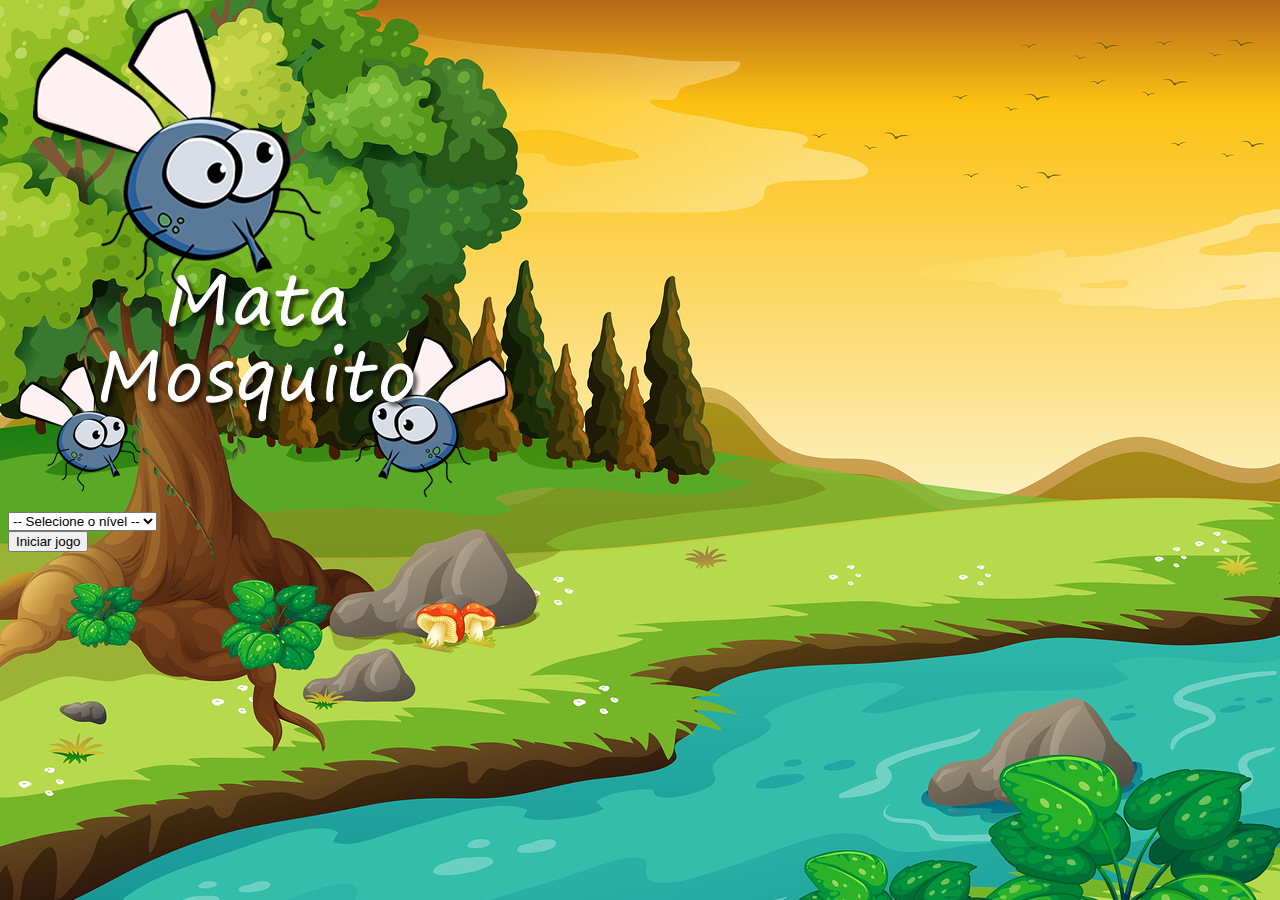
<file: index.html>
<!DOCTYPE html>
<html lang="pt-br">

<head>
  <meta charset="UTF-8">
  <meta http-equiv="X-UA-Compatible" content="IE=edge">
  <meta name="viewport" content="width=device-width, initial-scale=1.0">
  <!-- CSS only -->
  <link href="https://cdn.jsdelivr.net/npm/bootstrap@5.1.3/dist/css/bootstrap.min.css" rel="stylesheet" integrity="sha384-1BmE4kWBq78iYhFldvKuhfTAU6auU8tT94WrHftjDbrCEXSU1oBoqyl2QvZ6jIW3" crossorigin="anonymous">
  <link rel="stylesheet" href="style.css" type="text/css">
  <title>Jogo JS</title>
  <script>
    function iniciarJogo() {
      let nivel = document.getElementById('nivel').value
      if (nivel === '') {
        alert('Selecione um nível pra iniciar o jogo')
        return false
      }
      window.location.href = 'app.html?nivel'
    }
  </script>
</head>

<body>
  <div class="container">
    <div class="row">
      <div class="col">
        <div class="d-flex justify-content-center">
          <img src="img/game.png" alt="">
        </div>
      </div>
    </div>
    <div class="row">
      <div class="col">
        <div class="d-flex justify-content-center">
          <div class="mb-2">
            <select class="form-control" id="nivel">
              <option value="">-- Selecione o nível --</option>
              <option value="normal">Normal</option>
              <option value="dificil">Difícil</option>
              <option value="impossivel">Impossível!!!!</option>
            </select>
          </div>
        </div>
      </div>
    </div>
    <div class="row">
      <div class="col">
        <div class="d-flex justify-content-center">
          <button type="button" class="btn btn-danger btn-lg" onclick="iniciarJogo()">
            Iniciar jogo
          </button>
        </div>
      </div>
    </div>
  </div>

</body>

</html>
</file>
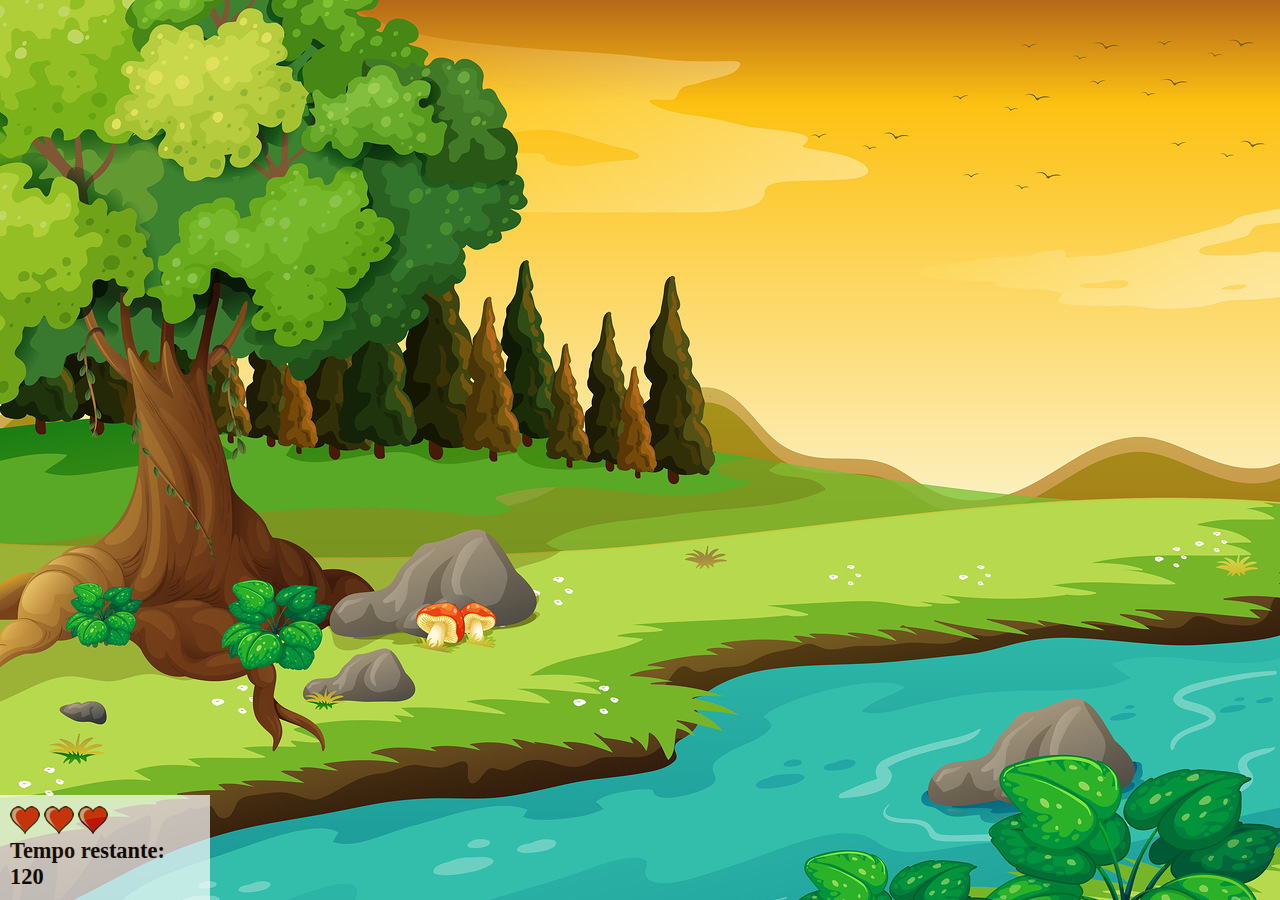
<file: app.html>
<!DOCTYPE html>
<html lang="pt-br">

<head>
  <meta charset="UTF-8">
  <meta http-equiv="X-UA-Compatible" content="IE=edge">
  <meta name="viewport" content="width=device-width, initial-scale=1.0">
  <title>Jogo JS</title>
  <link rel="stylesheet" href="style.css">
  <script src="script.js"></script>
</head>

<body onresize="tamanhoTelaJogo()">
  <div class="painel">
    <div class="vida">
      <img id="v1" src="img/coracao_cheio.png" alt="">
      <img id="v2" src="img/coracao_cheio.png" alt="">
      <img id="v3" src="img/coracao_cheio.png" alt="">
    </div>
    <div class="cronometro">
      Tempo restante: <span id="cronometro"></span>
    </div>
  </div>
  <script>
    document.getElementById('cronometro').innerHTML = tempo
    var criaMosquito = setInterval(function () {
      randomPosition()
    }, criaMosquitoTempo)
  </script>
</body>

</html>
</file>
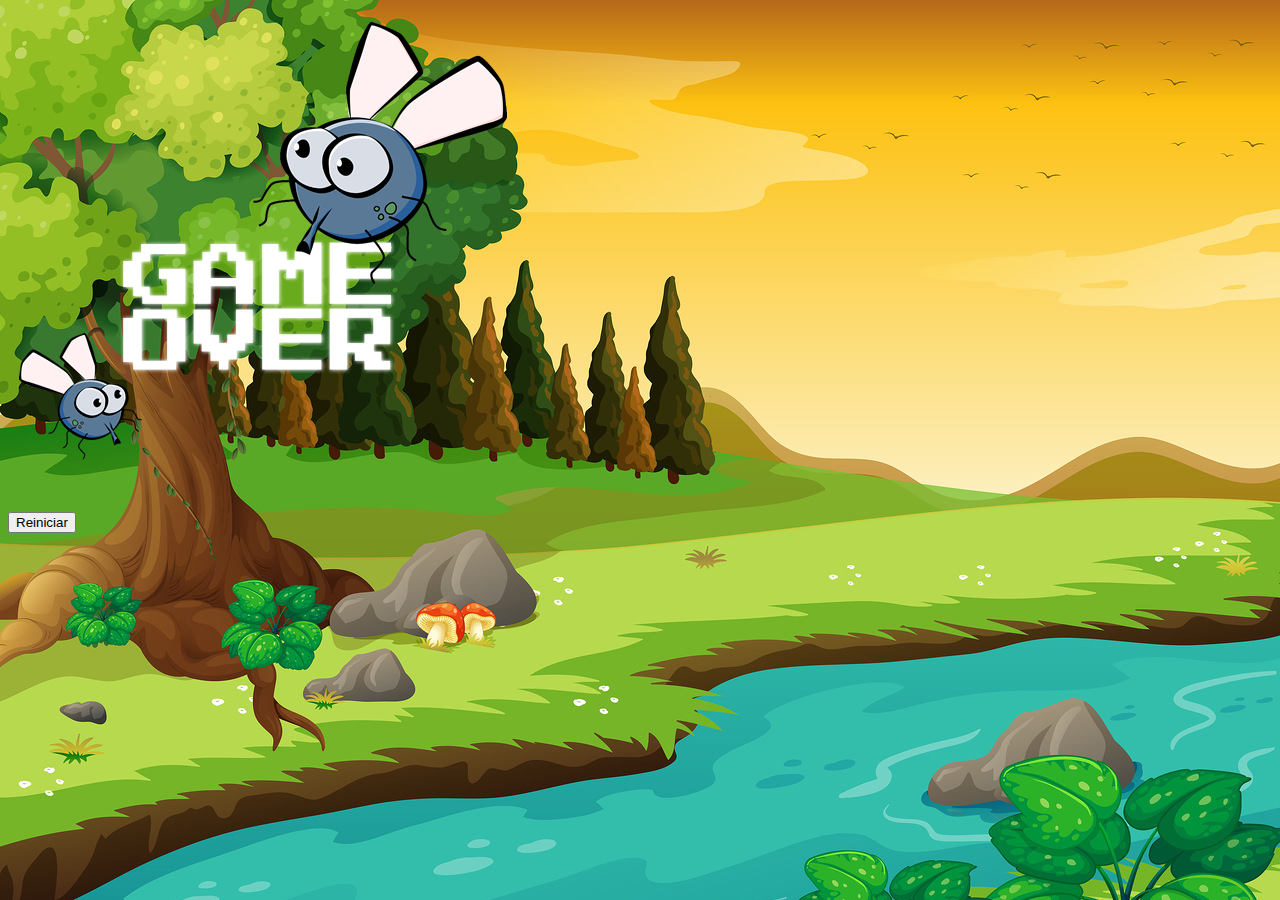
<file: fim-de-jogo.html>
<!DOCTYPE html>
<html lang="pt-br">

<head>
  <meta charset="UTF-8">
  <meta http-equiv="X-UA-Compatible" content="IE=edge">
  <meta name="viewport" content="width=device-width, initial-scale=1.0">
  <!-- CSS only -->
  <link href="https://cdn.jsdelivr.net/npm/bootstrap@5.1.3/dist/css/bootstrap.min.css" rel="stylesheet" integrity="sha384-1BmE4kWBq78iYhFldvKuhfTAU6auU8tT94WrHftjDbrCEXSU1oBoqyl2QvZ6jIW3" crossorigin="anonymous">
  <link rel="stylesheet" href="style.css" type="text/css">
  
</head>

<body>
  <div class="container">
    <div class="row">
      <div class="col">
        <div class="d-flex justify-content-center">
          <img src="img/game_over.png" alt="">
        </div>
      </div>
    </div>
    <div class="row">
      <div class="col">
        <div class="d-flex justify-content-center">
         <button type="button" class="btn btn-dark btn-lg" onclick="window.location.href='index.html'">
          Reiniciar
         </button>
        </div>
      </div>
    </div>
  </div>
</body>

</html>
</file>
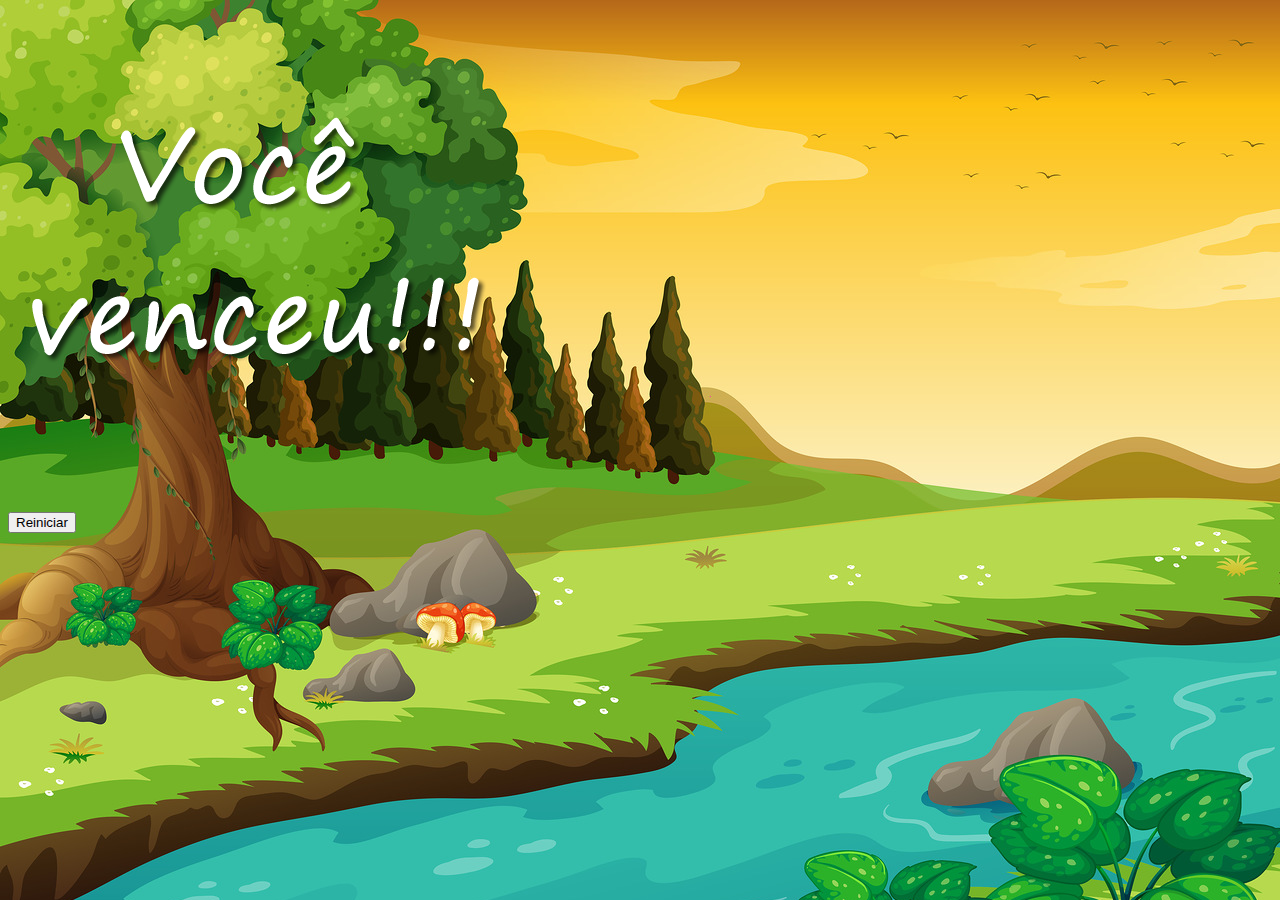
<file: vitoria.html>
<!DOCTYPE html>
<html lang="en">

<head>
  <meta charset="UTF-8">
  <meta http-equiv="X-UA-Compatible" content="IE=edge">
  <meta name="viewport" content="width=device-width, initial-scale=1.0">
  <!-- CSS only -->
  <link href="https://cdn.jsdelivr.net/npm/bootstrap@5.1.3/dist/css/bootstrap.min.css" rel="stylesheet" integrity="sha384-1BmE4kWBq78iYhFldvKuhfTAU6auU8tT94WrHftjDbrCEXSU1oBoqyl2QvZ6jIW3" crossorigin="anonymous">
  <link rel="stylesheet" href="style.css" type="text/css">
  <title>Document</title>
</head>

<body>
  <div class="container">
    <div class="row">
      <div class="col">
        <div class="d-flex justify-content-center">
          <img src="img/vitoria.png" alt="">
        </div>
      </div>
    </div>
    <div class="row">
      <div class="col">
        <div class="d-flex justify-content-center">
         <button type="button" class="btn btn-dark btn-lg" onclick="window.location.href='index.html'">
          Reiniciar
         </button>
        </div>
      </div>
    </div>
  </div>
</body>

</html>
</file>
<file: style.css>
html{
  cursor: url(img/mata_mosca.png) 30 30, auto;
}
body {
  background: url(img/bg.jpg);
  background-repeat: no-repeat;
  background-size: 100%;
}
.mosquito-1 {
  width: 50px;
  height: 50px;
}
.mosquito-2 {
  width: 70px;
  height: 70px;
}
.mosquito-3 {
  width: 90px;
  height: 90px;
}
.ladoA {
  transform: scaleX(1);
}
.ladoB {
  transform: scaleX(-1);
}
.painel {
  position: absolute;
  width: 190px;
  padding: 10px;
  bottom: 0px;
  left: 0px;
  border-top: 1px solid #fff;
  background: #fff;
  opacity: 0.7;
}
.vidas {
  float: left;
}
.cronometro {
  float: left;
  font-size: 1.4rem;
  font-weight: bold;
}
</file>
